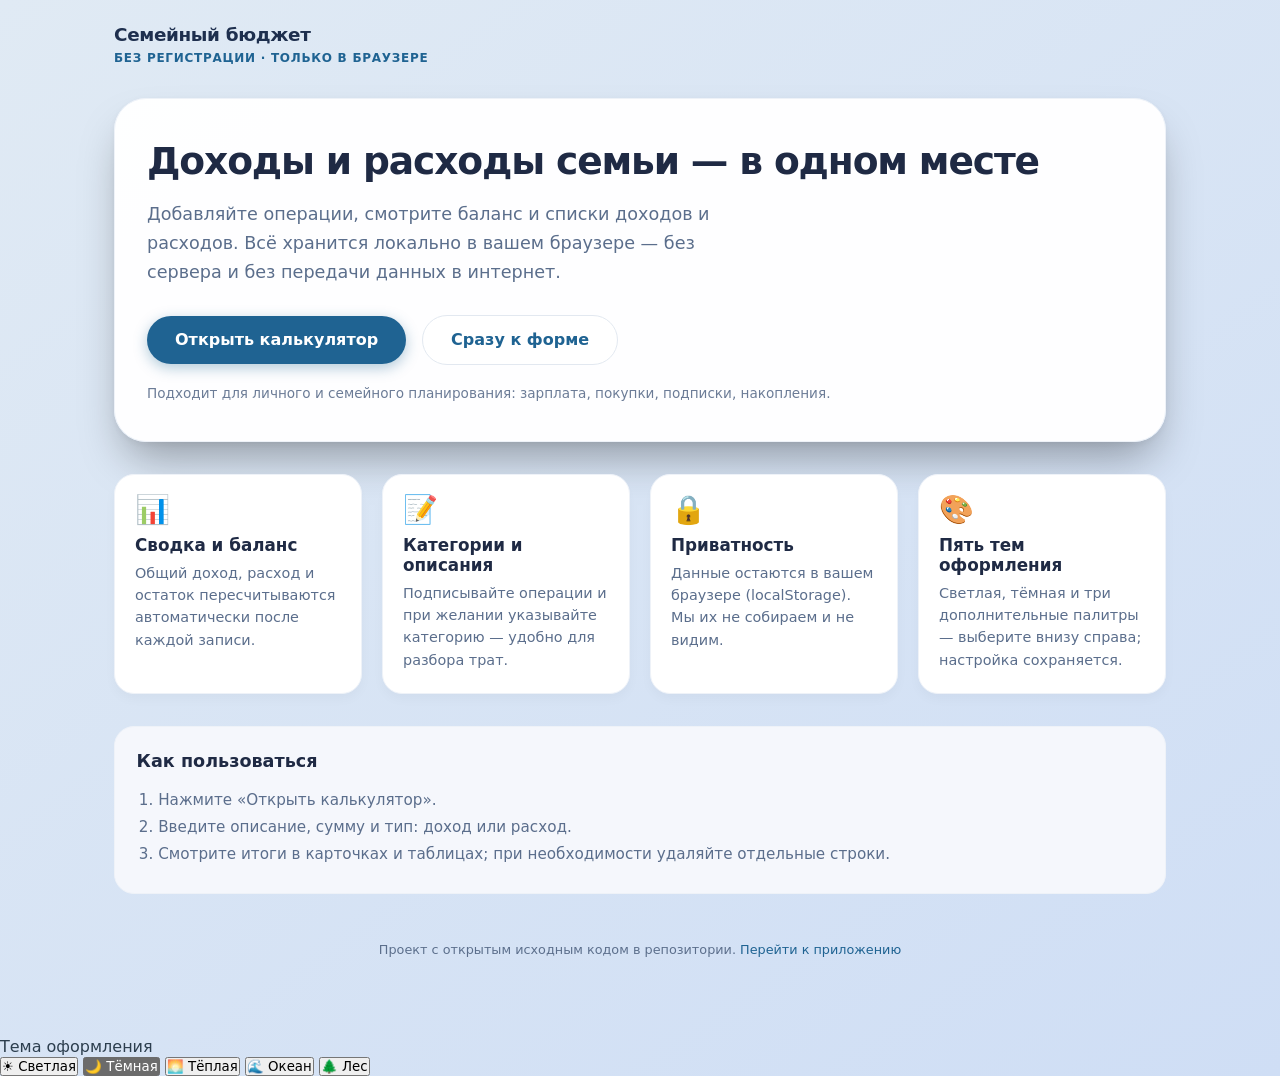
<file: index.html>
<!DOCTYPE html>
<html lang="ru">
<head>
    <!-- Тема до первой отрисовки: светлая (по умолчанию), тёмная или одна из трёх дополнительных -->
    <script>
        (function () {
            try {
                var t = localStorage.getItem('family_budget_theme');
                if (t === 'dark') {
                    document.documentElement.setAttribute('data-theme', 'dark');
                } else if (t === 'warm' || t === 'ocean' || t === 'forest') {
                    document.documentElement.setAttribute('data-theme', t);
                } else {
                    document.documentElement.removeAttribute('data-theme');
                }
            } catch (e) {}
        })();
    </script>
    <meta charset="UTF-8">
    <meta name="viewport" content="width=device-width, initial-scale=1.0">
    <meta name="description" content="Семейный бюджет — бесплатный учёт доходов и расходов в браузере. Данные только у вас на устройстве.">
    <title>Семейный бюджет — главная</title>
    <link rel="stylesheet" href="css/theme.css">
    <link rel="stylesheet" href="css/landing.css">
</head>
<body>

<main class="landing">
    <!-- Верхняя полоса: название проекта -->
    <header class="landing__nav" aria-label="Шапка сайта">
        <div>
            <div class="landing__logo">Семейный бюджет</div>
            <span class="landing__badge">без регистрации · только в браузере</span>
        </div>
    </header>

    <!-- Главный блок приветствия и призыв к действию -->
    <section class="landing__hero" aria-labelledby="hero-title">
        <h1 id="hero-title">Доходы и расходы семьи — в одном месте</h1>
        <p class="landing__lead">
            Добавляйте операции, смотрите баланс и списки доходов и расходов.
            Всё хранится локально в вашем браузере — без сервера и без передачи данных в интернет.
        </p>
        <div class="landing__cta-row">
            <!-- Переход к рабочему калькулятору -->
            <a class="landing__cta landing__cta--primary" href="budget.html">Открыть калькулятор</a>
            <a class="landing__cta landing__cta--ghost" href="budget.html#transactionForm">Сразу к форме</a>
        </div>
        <p class="landing__note landing__note--spaced">
            Подходит для личного и семейного планирования: зарплата, покупки, подписки, накопления.
        </p>
    </section>

    <!-- Кратко о возможностях -->
    <section class="landing__features" aria-label="Возможности">
        <article class="landing__feature">
            <div class="landing__feature-icon" aria-hidden="true">📊</div>
            <h2>Сводка и баланс</h2>
            <p>Общий доход, расход и остаток пересчитываются автоматически после каждой записи.</p>
        </article>
        <article class="landing__feature">
            <div class="landing__feature-icon" aria-hidden="true">📝</div>
            <h2>Категории и описания</h2>
            <p>Подписывайте операции и при желании указывайте категорию — удобно для разбора трат.</p>
        </article>
        <article class="landing__feature">
            <div class="landing__feature-icon" aria-hidden="true">🔒</div>
            <h2>Приватность</h2>
            <p>Данные остаются в вашем браузере (localStorage). Мы их не собираем и не видим.</p>
        </article>
        <article class="landing__feature">
            <div class="landing__feature-icon" aria-hidden="true">🎨</div>
            <h2>Пять тем оформления</h2>
            <p>Светлая, тёмная и три дополнительные палитры — выберите внизу справа; настройка сохраняется.</p>
        </article>
    </section>

    <!-- Как начать -->
    <section class="landing__steps" aria-labelledby="steps-title">
        <h2 id="steps-title">Как пользоваться</h2>
        <ol>
            <li>Нажмите «Открыть калькулятор».</li>
            <li>Введите описание, сумму и тип: доход или расход.</li>
            <li>Смотрите итоги в карточках и таблицах; при необходимости удаляйте отдельные строки.</li>
        </ol>
    </section>

    <footer class="landing__footer">
        <p>Проект с открытым исходным кодом в репозитории. <a href="budget.html">Перейти к приложению</a></p>
    </footer>
</main>

<!-- Панель выбора из пяти тем: фиксирована в правом нижнем углу -->
<nav class="theme-picker" id="themePicker" aria-label="Выбор темы оформления страницы">
    <div class="theme-picker__title">Тема оформления</div>
    <div class="theme-picker__grid" role="group">
        <!-- data-theme: light — сброс атрибута на &lt;html&gt; -->
        <button type="button" class="theme-picker__btn" data-theme="light" aria-pressed="false">
            <span class="theme-picker__emoji" aria-hidden="true">☀️</span> Светлая
        </button>
        <button type="button" class="theme-picker__btn" data-theme="dark" aria-pressed="false">
            <span class="theme-picker__emoji" aria-hidden="true">🌙</span> Тёмная
        </button>
        <!-- Три дополнительные темы (палитры в css/theme.css) -->
        <button type="button" class="theme-picker__btn" data-theme="warm" aria-pressed="false">
            <span class="theme-picker__emoji" aria-hidden="true">🌅</span> Тёплая
        </button>
        <button type="button" class="theme-picker__btn" data-theme="ocean" aria-pressed="false">
            <span class="theme-picker__emoji" aria-hidden="true">🌊</span> Океан
        </button>
        <button type="button" class="theme-picker__btn theme-picker__btn--full" data-theme="forest" aria-pressed="false">
            <span class="theme-picker__emoji" aria-hidden="true">🌲</span> Лес
        </button>
    </div>
</nav>

<script>
(function () {
    var KEY = 'family_budget_theme';
    var THEMES = ['light', 'dark', 'warm', 'ocean', 'forest'];

    function getActiveTheme() {
        var a = document.documentElement.getAttribute('data-theme');
        if (!a) return 'light';
        return THEMES.indexOf(a) >= 0 ? a : 'light';
    }

    function applyTheme(name) {
        if (name === 'light') {
            document.documentElement.removeAttribute('data-theme');
        } else {
            document.documentElement.setAttribute('data-theme', name);
        }
        try {
            localStorage.setItem(KEY, name === 'light' ? 'light' : name);
        } catch (e) {}
        syncPicker();
    }

    function syncPicker() {
        var current = getActiveTheme();
        var buttons = document.querySelectorAll('.theme-picker__btn[data-theme]');
        for (var i = 0; i < buttons.length; i++) {
            var b = buttons[i];
            var id = b.getAttribute('data-theme');
            b.setAttribute('aria-pressed', id === current ? 'true' : 'false');
        }
    }

    var picker = document.getElementById('themePicker');
    if (picker) {
        picker.addEventListener('click', function (e) {
            var btn = e.target.closest('.theme-picker__btn[data-theme]');
            if (!btn) return;
            var name = btn.getAttribute('data-theme');
            if (name) applyTheme(name);
        });
    }
    syncPicker();
})();
</script>
</body>
</html>
</file>
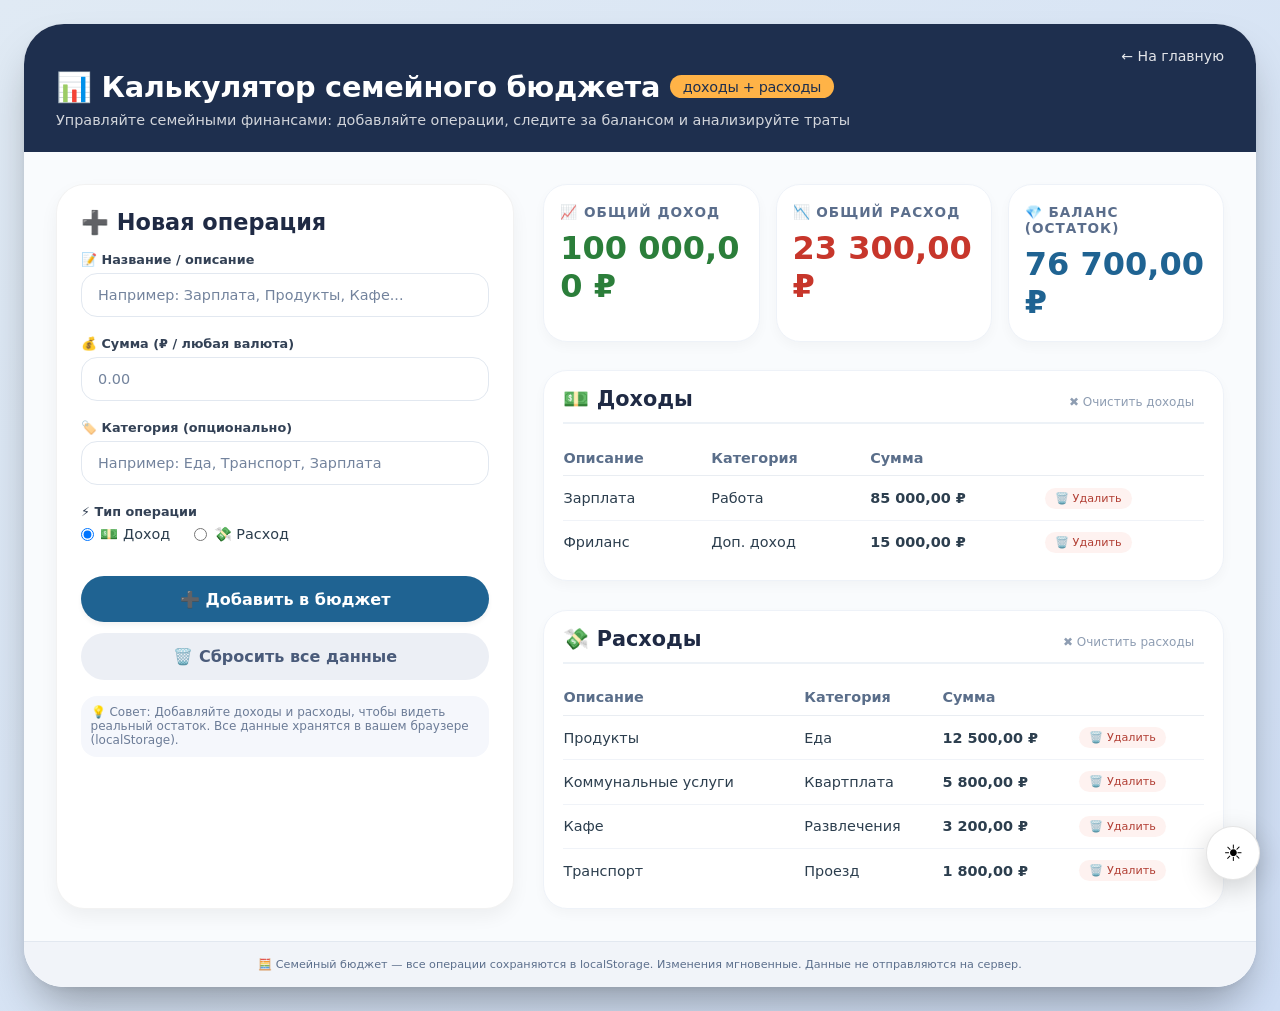
<file: budget.html>
<!DOCTYPE html>
<html lang="ru">
<head>
    <!-- Ранняя установка темы из localStorage, чтобы не мигал светлый фон при тёмной теме -->
    <script>
        (function () {
            try {
                if (localStorage.getItem('family_budget_theme') === 'dark') {
                    document.documentElement.setAttribute('data-theme', 'dark');
                }
            } catch (e) { /* без localStorage — остаётся светлая тема */ }
        })();
    </script>
    <meta charset="UTF-8">
    <meta name="viewport" content="width=device-width, initial-scale=1.0, user-scalable=yes">
    <title>Семейный бюджет — Умный калькулятор доходов и расходов</title>
    <!-- Общие переменные темы и кнопка переключения: см. css/theme.css -->
    <link rel="stylesheet" href="css/theme.css">
    <style>
        /* Локальные стили калькулятора (макет, таблицы, форма). Токены темы и @keyframes — в css/theme.css */
        body {
            background: linear-gradient(145deg, var(--bg-page-1) 0%, var(--bg-page-2) 100%);
            min-height: 100vh;
            display: flex;
            justify-content: center;
            align-items: center;
            padding: 1.5rem;
            transition: background 0.35s ease;
        }

        /* главная карточка калькулятора */
        .budget-card {
            max-width: 1300px;
            width: 100%;
            background: var(--bg-card);
            backdrop-filter: blur(0px);
            border-radius: 2.5rem;
            box-shadow: var(--shadow-card);
            overflow: hidden;
            transition: background 0.25s ease, box-shadow 0.25s ease;
            animation: fadeInUp 0.55s ease-out 0.05s both;
        }

        /* шапка */
        .budget-header {
            background: var(--header-bg);
            padding: 1.5rem 2rem;
            color: white;
            transition: background 0.25s ease;
        }

        .budget-header__bar {
            display: flex;
            justify-content: flex-end;
            margin-bottom: 0.35rem;
        }

        .nav-home {
            color: rgba(255, 255, 255, 0.88);
            text-decoration: none;
            font-size: 0.88rem;
            font-weight: 500;
            transition: opacity 0.2s ease, color 0.2s ease;
        }

        .nav-home:hover {
            color: #fff;
            text-decoration: underline;
        }

        .nav-home:focus-visible {
            outline: 2px solid var(--header-badge-bg);
            outline-offset: 3px;
            border-radius: 4px;
        }

        .budget-header h1 {
            font-size: 1.8rem;
            font-weight: 600;
            letter-spacing: -0.3px;
            display: flex;
            align-items: center;
            gap: 10px;
            flex-wrap: wrap;
        }

        .budget-header h1 span {
            background: var(--header-badge-bg);
            font-size: 0.9rem;
            padding: 0.2rem 0.8rem;
            border-radius: 60px;
            font-weight: 500;
            color: var(--header-badge-text);
        }

        .budget-header p {
            opacity: 0.8;
            margin-top: 0.5rem;
            font-size: 0.9rem;
        }

        /* две основные колонки: форма + сводка */
        .dashboard {
            display: flex;
            flex-wrap: wrap;
            gap: 1.8rem;
            padding: 2rem;
            background: var(--dashboard-bg);
            transition: background 0.25s ease;
        }

        /* левая панель: формы добавления */
        .form-panel {
            flex: 1.2;
            min-width: 280px;
            background: var(--panel-bg);
            border-radius: 1.8rem;
            padding: 1.5rem;
            box-shadow: var(--panel-shadow);
            border: 1px solid var(--panel-border);
            transition: background 0.25s ease, border-color 0.25s ease;
            animation: fadeIn 0.5s ease 0.15s both;
        }

        /* заголовок блока формы (цвет зависит от темы) */
        .form-panel__title {
            font-size: 1.4rem;
            margin-bottom: 1rem;
            color: var(--form-panel-h2);
        }

        /* правая панель: итоги и таблицы */
        .stats-panel {
            flex: 2;
            min-width: 320px;
            display: flex;
            flex-direction: column;
            gap: 1.8rem;
            animation: fadeIn 0.5s ease 0.22s both;
        }

        /* карточки баланса */
        .balance-cards {
            display: flex;
            flex-wrap: wrap;
            gap: 1rem;
            justify-content: space-between;
        }

        .card {
            background: var(--card-bg);
            flex: 1;
            border-radius: 1.5rem;
            padding: 1.2rem 1rem;
            box-shadow: var(--card-shadow);
            border: 1px solid var(--card-border);
            transition: transform 0.2s ease, box-shadow 0.2s ease, background 0.25s ease, border-color 0.25s ease;
        }

        .card:hover {
            transform: translateY(-3px);
            box-shadow: 0 12px 28px rgba(0, 0, 0, 0.12);
        }

        [data-theme="dark"] .card:hover {
            box-shadow: 0 12px 32px rgba(0, 0, 0, 0.4);
        }

        /* Карточки баланса: поочерёдное появление */
        .balance-cards .card:nth-child(1) {
            animation: fadeInUp 0.45s ease-out 0.25s both;
        }

        .balance-cards .card:nth-child(2) {
            animation: fadeInUp 0.45s ease-out 0.33s both;
        }

        .balance-cards .card:nth-child(3) {
            animation: fadeInUp 0.45s ease-out 0.41s both;
        }

        .card h3 {
            font-size: 0.85rem;
            text-transform: uppercase;
            letter-spacing: 1px;
            font-weight: 600;
            color: var(--text-muted-h3);
            margin-bottom: 0.6rem;
        }

        .card .amount {
            font-size: 2rem;
            font-weight: 800;
            color: var(--text-amount);
            word-break: break-word;
        }

        .card.income .amount { color: var(--income-amount); }
        .card.expense .amount { color: var(--expense-amount); }
        .card.balance .amount { color: var(--balance-positive); }

        /* секции таблиц */
        .section-table {
            background: var(--card-bg);
            border-radius: 1.5rem;
            padding: 1rem 1.2rem;
            border: 1px solid var(--card-border);
            box-shadow: var(--card-shadow);
            transition: background 0.25s ease, border-color 0.25s ease, box-shadow 0.25s ease;
        }

        .section-table:hover {
            border-color: color-mix(in srgb, var(--btn-primary) 35%, var(--card-border));
            box-shadow: 0 10px 28px rgba(0, 0, 0, 0.1);
        }

        [data-theme="dark"] .section-table:hover {
            box-shadow: 0 10px 32px rgba(0, 0, 0, 0.35);
        }

        .section-title {
            display: flex;
            justify-content: space-between;
            align-items: baseline;
            flex-wrap: wrap;
            margin-bottom: 1rem;
            border-bottom: 2px solid var(--section-border);
            padding-bottom: 0.6rem;
        }

        .section-title h2 {
            font-size: 1.3rem;
            font-weight: 600;
            color: var(--text-section);
        }

        .clear-btn {
            background: none;
            border: none;
            color: var(--clear-muted);
            font-size: 0.75rem;
            cursor: pointer;
            font-weight: 500;
            padding: 0.2rem 0.6rem;
            border-radius: 20px;
            transition: background 0.2s ease, color 0.2s ease, transform 0.15s ease;
        }

        .clear-btn:hover {
            background: var(--clear-hover-bg);
            color: var(--expense-amount);
        }

        .clear-btn:active {
            transform: scale(0.96);
        }

        /* таблицы */
        .transactions-table {
            width: 100%;
            border-collapse: collapse;
            font-size: 0.9rem;
        }

        .transactions-table th {
            text-align: left;
            padding: 0.6rem 0.2rem 0.6rem 0;
            font-weight: 600;
            color: var(--table-th);
            border-bottom: 1px solid var(--table-border-b);
        }

        .transactions-table td {
            padding: 0.7rem 0.2rem 0.7rem 0;
            border-bottom: 1px solid var(--table-row-b);
            color: var(--text-cell);
            vertical-align: middle;
        }

        .transactions-table tr:last-child td {
            border-bottom: none;
        }

        .transactions-table tbody tr:not(.empty-msg) {
            transition: background-color 0.2s ease;
        }

        .transactions-table tbody tr:not(.empty-msg):hover {
            background-color: var(--table-row-hover-bg);
        }

        .amount-positive {
            font-weight: 700;
            color: var(--income-amount);
        }

        .amount-negative {
            font-weight: 700;
            color: var(--expense-amount);
        }

        .delete-btn {
            background: var(--delete-bg);
            border: none;
            border-radius: 30px;
            padding: 4px 10px;
            font-size: 0.7rem;
            font-weight: 500;
            cursor: pointer;
            color: var(--delete-color);
            transition: 0.1s;
        }

        .delete-btn:hover {
            background: var(--delete-hover-bg);
            color: var(--delete-color);
        }

        .empty-msg {
            text-align: center;
            padding: 1rem;
            color: var(--empty-msg);
            font-style: italic;
            font-size: 0.85rem;
        }

        /* форма добавления */
        .form-group {
            margin-bottom: 1.2rem;
        }

        label {
            display: block;
            font-weight: 600;
            font-size: 0.8rem;
            color: var(--label-color);
            margin-bottom: 0.4rem;
        }

        input, select {
            width: 100%;
            padding: 0.8rem 1rem;
            border: 1.5px solid var(--input-border);
            border-radius: 1rem;
            font-size: 0.9rem;
            background: var(--input-bg);
            color: var(--text-cell);
            transition: 0.2s;
        }

        input:focus, select:focus {
            outline: none;
            border-color: var(--btn-primary);
            box-shadow: 0 0 0 3px var(--focus-ring);
        }

        input::placeholder {
            color: var(--text-muted-h3);
            opacity: 0.85;
        }

        .radio-group {
            display: flex;
            gap: 1.5rem;
            align-items: center;
            margin-top: 0.3rem;
        }

        .radio-group label {
            display: flex;
            align-items: center;
            gap: 0.4rem;
            font-weight: 500;
            font-size: 0.9rem;
            cursor: pointer;
            color: var(--text-cell);
        }

        .radio-group input {
            width: auto;
            margin: 0;
        }

        .btn-primary {
            background: var(--btn-primary);
            width: 100%;
            border: none;
            padding: 0.85rem;
            border-radius: 2rem;
            font-weight: 700;
            font-size: 1rem;
            color: white;
            cursor: pointer;
            transition: background 0.2s ease, transform 0.15s ease, box-shadow 0.2s ease;
            margin-top: 0.5rem;
            box-shadow: 0 3px 5px rgba(0, 0, 0, 0.05);
        }

        .btn-primary:hover {
            background: var(--btn-primary-hover);
            transform: translateY(-1px);
        }

        .btn-primary:active {
            transform: translateY(0) scale(0.98);
        }

        .reset-all {
            background: var(--reset-bg);
            color: var(--reset-color);
            margin-top: 0.7rem;
            box-shadow: none;
        }

        .reset-all:hover {
            background: var(--reset-hover-bg);
            color: var(--text-section);
        }

        .reset-all:active {
            transform: scale(0.98);
        }

        /* блок подсказки под формой */
        .tip-box {
            margin-top: 1rem;
            font-size: 0.75rem;
            color: var(--tip-text);
            background: var(--tip-bg);
            padding: 0.6rem;
            border-radius: 1rem;
            transition: background 0.25s ease, color 0.25s ease;
        }

        footer {
            font-size: 0.7rem;
            text-align: center;
            padding: 1rem 2rem;
            background: var(--footer-bg);
            color: var(--footer-text);
            border-top: 1px solid var(--footer-border);
            transition: background 0.25s ease, color 0.25s ease, border-color 0.25s ease;
            animation: fadeIn 0.45s ease 0.35s both;
        }

        @media (max-width: 780px) {
            .dashboard {
                padding: 1rem;
                gap: 1rem;
            }
            .card .amount {
                font-size: 1.5rem;
            }
        }
    </style>
</head>
<body>

<div class="budget-card">
    <div class="budget-header">
        <!-- Навигация: возврат на приветственный лендинг -->
        <div class="budget-header__bar">
            <a href="index.html" class="nav-home">← На главную</a>
        </div>
        <h1>
            📊 Калькулятор семейного бюджета 
            <span>доходы + расходы</span>
        </h1>
        <p>Управляйте семейными финансами: добавляйте операции, следите за балансом и анализируйте траты</p>
    </div>

    <div class="dashboard">
        <!-- ЛЕВАЯ ПАНЕЛЬ: форма добавления транзакции -->
        <div class="form-panel">
            <!-- Заголовок формы: стили в .form-panel__title (учёт тёмной темы) -->
            <h2 class="form-panel__title">➕ Новая операция</h2>
            <form id="transactionForm">
                <div class="form-group">
                    <label>📝 Название / описание</label>
                    <input type="text" id="desc" placeholder="Например: Зарплата, Продукты, Кафе..." required>
                </div>
                <div class="form-group">
                    <label>💰 Сумма (₽ / любая валюта)</label>
                    <input type="number" id="amount" placeholder="0.00" step="any" required>
                </div>
                <div class="form-group">
                    <label>🏷️ Категория (опционально)</label>
                    <input type="text" id="category" placeholder="Например: Еда, Транспорт, Зарплата">
                </div>
                <div class="form-group">
                    <label>⚡ Тип операции</label>
                    <div class="radio-group">
                        <label>
                            <input type="radio" name="type" value="income" checked> 💵 Доход
                        </label>
                        <label>
                            <input type="radio" name="type" value="expense"> 💸 Расход
                        </label>
                    </div>
                </div>
                <button type="submit" class="btn-primary">➕ Добавить в бюджет</button>
                <button type="button" id="resetAllBtn" class="btn-primary reset-all">🗑️ Сбросить все данные</button>
            </form>
            <!-- Подсказка: класс .tip-box подхватывает цвета активной темы -->
            <div class="tip-box">
                💡 Совет: Добавляйте доходы и расходы, чтобы видеть реальный остаток. Все данные хранятся в вашем браузере (localStorage).
            </div>
        </div>

        <!-- ПРАВАЯ ПАНЕЛЬ: сводки и таблицы -->
        <div class="stats-panel">
            <!-- карточки баланса -->
            <div class="balance-cards">
                <div class="card income">
                    <h3>📈 Общий доход</h3>
                    <div class="amount" id="totalIncome">0 ₽</div>
                </div>
                <div class="card expense">
                    <h3>📉 Общий расход</h3>
                    <div class="amount" id="totalExpense">0 ₽</div>
                </div>
                <div class="card balance">
                    <h3>💎 Баланс (остаток)</h3>
                    <div class="amount" id="totalBalance">0 ₽</div>
                </div>
            </div>

            <!-- Таблица доходов -->
            <div class="section-table">
                <div class="section-title">
                    <h2>💵 Доходы</h2>
                    <button class="clear-btn" id="clearIncomesBtn" title="Удалить все доходы">✖ Очистить доходы</button>
                </div>
                <div style="overflow-x: auto;">
                    <table class="transactions-table" id="incomeTable">
                        <thead>
                            <tr><th>Описание</th><th>Категория</th><th>Сумма</th><th></th></tr>
                        </thead>
                        <tbody id="incomeTableBody">
                            <tr class="empty-msg"><td colspan="4">Нет доходов. Добавьте первый доход ➕</td></tr>
                        </tbody>
                    </table>
                </div>
            </div>

            <!-- Таблица расходов -->
            <div class="section-table">
                <div class="section-title">
                    <h2>💸 Расходы</h2>
                    <button class="clear-btn" id="clearExpensesBtn" title="Удалить все расходы">✖ Очистить расходы</button>
                </div>
                <div style="overflow-x: auto;">
                    <table class="transactions-table" id="expenseTable">
                        <thead><tr><th>Описание</th><th>Категория</th><th>Сумма</th><th></th></tr></thead>
                        <tbody id="expenseTableBody">
                            <tr class="empty-msg"><td colspan="4">Нет расходов. Добавьте расход ➕</td></tr>
                        </tbody>
                    </table>
                </div>
            </div>
        </div>
    </div>
    <footer>
        🧮 Семейный бюджет — все операции сохраняются в localStorage. Изменения мгновенные. Данные не отправляются на сервер.
    </footer>
</div>

<!-- Кнопка переключения светлой / тёмной темы: фиксирована в правом нижнем углу окна -->
<button type="button" class="theme-toggle" id="themeToggle" aria-label="Переключить тему: светлая или тёмная" title="Светлая / тёмная тема">
    <span class="theme-toggle__icon theme-toggle__icon--sun" aria-hidden="true">☀️</span>
    <span class="theme-toggle__icon theme-toggle__icon--moon" aria-hidden="true">🌙</span>
</button>

<script>
    // ********** ДОКУМЕНТАЦИЯ **********
    // Полноценный калькулятор семейного бюджета:
    // - Хранение данных: localStorage (ключ "family_budget_app")
    // - Структура: массив объектов транзакций { id, description, amount, category, type }
    // - Поддержка удаления отдельных записей, очистки по типу (доходы/расходы) и полного сброса
    // - Автоматический пересчет итогов: общий доход, общий расход, баланс
    // - Динамическое обновление таблиц (доходы и расходы раздельно)
    // - Валидация полей формы: описание не пустое, сумма > 0 (числовое значение)
    // - Категория необязательна, по умолчанию "—"
    // - Все изменения немедленно рендерят UI
    // *********************************

    (function() {
        // --- КЛЮЧ ДЛЯ ХРАНИЛИЩА ---
        const STORAGE_KEY = "family_budget_app";
        // ключ для сохранения выбранной темы (светлая / тёмная)
        const THEME_STORAGE_KEY = "family_budget_theme";

        // --- ГЛОБАЛЬНЫЙ МАССИВ ТРАНЗАКЦИЙ ---
        let transactions = [];

        // --- DOM ЭЛЕМЕНТЫ ---
        const form = document.getElementById('transactionForm');
        const descInput = document.getElementById('desc');
        const amountInput = document.getElementById('amount');
        const categoryInput = document.getElementById('category');
        const radioIncome = document.querySelector('input[value="income"]');
        const radioExpense = document.querySelector('input[value="expense"]');

        // Элементы статистики
        const totalIncomeEl = document.getElementById('totalIncome');
        const totalExpenseEl = document.getElementById('totalExpense');
        const totalBalanceEl = document.getElementById('totalBalance');

        // Таблицы body
        const incomeTbody = document.getElementById('incomeTableBody');
        const expenseTbody = document.getElementById('expenseTableBody');

        // Кнопки массовой очистки
        const clearIncomesBtn = document.getElementById('clearIncomesBtn');
        const clearExpensesBtn = document.getElementById('clearExpensesBtn');
        const resetAllBtn = document.getElementById('resetAllBtn');
        const themeToggleBtn = document.getElementById('themeToggle');

        // --- ТЕМА ОФОРМЛЕНИЯ (светлая / тёмная) ---
        function getCurrentTheme() {
            return document.documentElement.getAttribute('data-theme') === 'dark' ? 'dark' : 'light';
        }

        function applyTheme(theme) {
            if (theme === 'dark') {
                document.documentElement.setAttribute('data-theme', 'dark');
            } else {
                document.documentElement.removeAttribute('data-theme');
            }
            try {
                localStorage.setItem(THEME_STORAGE_KEY, theme === 'dark' ? 'dark' : 'light');
            } catch (e) { /* игнорируем недоступность хранилища */ }
        }

        function toggleTheme() {
            applyTheme(getCurrentTheme() === 'dark' ? 'light' : 'dark');
        }

        // --- ВСПОМОГАТЕЛЬНЫЕ ФУНКЦИИ ---

        // Загрузка данных из localStorage
        function loadData() {
            const stored = localStorage.getItem(STORAGE_KEY);
            if (stored) {
                try {
                    const parsed = JSON.parse(stored);
                    if (Array.isArray(parsed)) {
                        transactions = parsed;
                    } else {
                        transactions = [];
                    }
                } catch(e) {
                    console.warn("Ошибка парсинга localStorage", e);
                    transactions = [];
                }
            } else {
                // Начальные демо-данные для наглядности (чтобы не было пусто)
                transactions = [
                    { id: generateId(), description: "Зарплата", amount: 85000, category: "Работа", type: "income" },
                    { id: generateId(), description: "Фриланс", amount: 15000, category: "Доп. доход", type: "income" },
                    { id: generateId(), description: "Продукты", amount: 12500, category: "Еда", type: "expense" },
                    { id: generateId(), description: "Коммунальные услуги", amount: 5800, category: "Квартплата", type: "expense" },
                    { id: generateId(), description: "Кафе", amount: 3200, category: "Развлечения", type: "expense" },
                    { id: generateId(), description: "Транспорт", amount: 1800, category: "Проезд", type: "expense" }
                ];
                saveData();
            }
        }

        // Сохранение в localStorage
        function saveData() {
            localStorage.setItem(STORAGE_KEY, JSON.stringify(transactions));
        }

        // Генерация простого уникального ID
        function generateId() {
            return Date.now() + '-' + Math.random().toString(36).substr(2, 8);
        }

        // Добавление транзакции
        function addTransaction(description, amount, category, type) {
            if (!description || description.trim() === "") {
                alert("Пожалуйста, введите описание операции");
                return false;
            }
            const numericAmount = parseFloat(amount);
            if (isNaN(numericAmount) || numericAmount <= 0) {
                alert("Сумма должна быть положительным числом больше нуля");
                return false;
            }
            const finalCategory = (category && category.trim() !== "") ? category.trim() : "—";
            const newTransaction = {
                id: generateId(),
                description: description.trim(),
                amount: numericAmount,
                category: finalCategory,
                type: type, // 'income' или 'expense'
            };
            transactions.push(newTransaction);
            saveData();
            return true;
        }

        // Удаление транзакции по id
        function deleteTransactionById(id) {
            transactions = transactions.filter(t => t.id !== id);
            saveData();
        }

        // Удаление всех доходов (type = 'income')
        function clearAllIncomes() {
            if (confirm("Удалить ВСЕ доходы? Отменить будет нельзя.")) {
                transactions = transactions.filter(t => t.type !== 'income');
                saveData();
                renderAll();
            }
        }

        // Удаление всех расходов (type = 'expense')
        function clearAllExpenses() {
            if (confirm("Удалить ВСЕ расходы? Операцию нельзя отменить.")) {
                transactions = transactions.filter(t => t.type !== 'expense');
                saveData();
                renderAll();
            }
        }

        // Полный сброс всех данных
        function resetAllData() {
            if (confirm("❗ Полный сброс семейного бюджета. Все доходы и расходы будут удалены без возможности восстановления. Продолжить?")) {
                transactions = [];
                saveData();
                renderAll();
            }
        }

        // --- ФУНКЦИИ РАСЧЕТА СТАТИСТИКИ ---
        function calculateTotals() {
            let totalIncome = 0;
            let totalExpense = 0;
            transactions.forEach(t => {
                if (t.type === 'income') {
                    totalIncome += t.amount;
                } else if (t.type === 'expense') {
                    totalExpense += t.amount;
                }
            });
            const balance = totalIncome - totalExpense;
            return { totalIncome, totalExpense, balance };
        }

        function updateSummaryCards() {
            const { totalIncome, totalExpense, balance } = calculateTotals();
            totalIncomeEl.innerText = formatMoney(totalIncome);
            totalExpenseEl.innerText = formatMoney(totalExpense);
            totalBalanceEl.innerText = formatMoney(balance);
            // окраска баланса: CSS-переменные совпадают со светлой/тёмной темой
            if (balance < 0) {
                totalBalanceEl.style.color = "var(--balance-negative)";
            } else {
                totalBalanceEl.style.color = "var(--balance-positive)";
            }
        }

        function formatMoney(value) {
            // форматирование с двумя знаками после запятой
            return value.toLocaleString('ru-RU', { minimumFractionDigits: 2, maximumFractionDigits: 2 }) + " ₽";
        }

        // --- ОТРИСОВКА ТАБЛИЦ (доходов и расходов) ---
        function renderIncomeTable() {
            const incomes = transactions.filter(t => t.type === 'income');
            if (incomes.length === 0) {
                incomeTbody.innerHTML = '<tr class="empty-msg"><td colspan="4">📭 Нет доходов. Добавьте первый доход ➕</td></tr>';
                return;
            }
            incomeTbody.innerHTML = '';
            incomes.forEach(inc => {
                const row = document.createElement('tr');
                // Описание
                const tdDesc = document.createElement('td');
                tdDesc.textContent = inc.description;
                tdDesc.style.fontWeight = '500';
                // Категория
                const tdCat = document.createElement('td');
                tdCat.textContent = inc.category;
                // Сумма (доход)
                const tdAmount = document.createElement('td');
                tdAmount.textContent = formatMoney(inc.amount);
                tdAmount.className = 'amount-positive';
                // Кнопка удалить
                const tdAction = document.createElement('td');
                const delBtn = document.createElement('button');
                delBtn.textContent = '🗑️ Удалить';
                delBtn.className = 'delete-btn';
                delBtn.addEventListener('click', (e) => {
                    e.stopPropagation();
                    if (confirm(`Удалить доход "${inc.description}" на сумму ${formatMoney(inc.amount)}?`)) {
                        deleteTransactionById(inc.id);
                        renderAll();
                    }
                });
                tdAction.appendChild(delBtn);
                row.appendChild(tdDesc);
                row.appendChild(tdCat);
                row.appendChild(tdAmount);
                row.appendChild(tdAction);
                incomeTbody.appendChild(row);
            });
        }

        function renderExpenseTable() {
            const expenses = transactions.filter(t => t.type === 'expense');
            if (expenses.length === 0) {
                expenseTbody.innerHTML = '<tr class="empty-msg"><td colspan="4">📭 Нет расходов. Добавьте расход ➕</td></tr>';
                return;
            }
            expenseTbody.innerHTML = '';
            expenses.forEach(exp => {
                const row = document.createElement('tr');
                const tdDesc = document.createElement('td');
                tdDesc.textContent = exp.description;
                const tdCat = document.createElement('td');
                tdCat.textContent = exp.category;
                const tdAmount = document.createElement('td');
                tdAmount.textContent = formatMoney(exp.amount);
                tdAmount.className = 'amount-negative';
                const tdAction = document.createElement('td');
                const delBtn = document.createElement('button');
                delBtn.textContent = '🗑️ Удалить';
                delBtn.className = 'delete-btn';
                delBtn.addEventListener('click', (e) => {
                    e.stopPropagation();
                    if (confirm(`Удалить расход "${exp.description}" на сумму ${formatMoney(exp.amount)}?`)) {
                        deleteTransactionById(exp.id);
                        renderAll();
                    }
                });
                tdAction.appendChild(delBtn);
                row.appendChild(tdDesc);
                row.appendChild(tdCat);
                row.appendChild(tdAmount);
                row.appendChild(tdAction);
                expenseTbody.appendChild(row);
            });
        }

        // Полная отрисовка: карточки, таблицы
        function renderAll() {
            updateSummaryCards();
            renderIncomeTable();
            renderExpenseTable();
        }

        // --- ОБРАБОТЧИК ФОРМЫ ---
        function handleFormSubmit(event) {
            event.preventDefault();
            const description = descInput.value;
            const amount = amountInput.value;
            let category = categoryInput.value;
            // определение типа (доход/расход)
            let type = 'income';
            if (radioExpense.checked) {
                type = 'expense';
            }
            const success = addTransaction(description, amount, category, type);
            if (success) {
                // очищаем поля, но оставляем тип (удобно)
                descInput.value = '';
                amountInput.value = '';
                categoryInput.value = '';
                // фокус на описание
                descInput.focus();
                renderAll();
            }
        }

        // --- ИНИЦИАЛИЗАЦИЯ И ПОДПИСКИ ---
        function init() {
            loadData();
            renderAll();
            form.addEventListener('submit', handleFormSubmit);
            clearIncomesBtn.addEventListener('click', clearAllIncomes);
            clearExpensesBtn.addEventListener('click', clearAllExpenses);
            resetAllBtn.addEventListener('click', resetAllData);
            if (themeToggleBtn) {
                themeToggleBtn.addEventListener('click', toggleTheme);
            }
        }

        // запускаем приложение
        init();
    })();
</script>
</body>
</html>
</file>
<file: css/theme.css>
/**
 * Общие токены темы и переключатель светлая/тёмная.
 * Подключается на главной (index) и в калькуляторе (budget).
 */

* {
    margin: 0;
    padding: 0;
    box-sizing: border-box;
    font-family: system-ui, 'Segoe UI', 'Inter', 'Roboto', -apple-system, BlinkMacSystemFont, sans-serif;
}

:root {
    color-scheme: light;
    --bg-page-1: #e0eaf4;
    --bg-page-2: #cfdef5;
    --bg-card: rgba(255, 255, 255, 0.96);
    --shadow-card: 0 25px 45px -12px rgba(0, 0, 0, 0.35), 0 2px 8px rgba(0, 0, 0, 0.05);
    --header-bg: #1e2f4e;
    --header-badge-bg: #ffb347;
    --header-badge-text: #1e2f4e;
    --dashboard-bg: #f9fbfd;
    --panel-bg: #ffffff;
    --panel-shadow: 0 8px 18px rgba(0, 0, 0, 0.05);
    --panel-border: rgba(0, 0, 0, 0.05);
    --card-bg: #ffffff;
    --card-border: #eef2f8;
    --card-shadow: 0 5px 12px rgba(0, 0, 0, 0.03);
    --text-muted-h3: #5b6e8c;
    --text-amount: #1e2f4e;
    --text-section: #1f2a44;
    --section-border: #edf2f7;
    --table-th: #5a6e8a;
    --table-border-b: #e9edf2;
    --table-row-b: #f0f3f8;
    --text-cell: #2c3e4e;
    --label-color: #334155;
    --input-border: #e2e8f0;
    --input-bg: #ffffff;
    --focus-ring: rgba(31, 99, 146, 0.2);
    --btn-primary: #1f6392;
    --btn-primary-hover: #0e4b72;
    --reset-bg: #eceff5;
    --reset-color: #4a5b7a;
    --reset-hover-bg: #e2e6ef;
    --footer-bg: #f1f4f9;
    --footer-border: #e2e8f0;
    --footer-text: #5c6f8c;
    --empty-msg: #8d9bb0;
    --delete-bg: #fef2f0;
    --delete-color: #b13e33;
    --delete-hover-bg: #ffe0db;
    --clear-muted: #8e9db2;
    --clear-hover-bg: #f0f2f5;
    --income-amount: #2b7e3a;
    --expense-amount: #c7362b;
    --balance-positive: #1f6392;
    --balance-negative: #c7362b;
    --tip-bg: #f5f7fc;
    --tip-text: #6c7c97;
    --theme-toggle-bg: #ffffff;
    --theme-toggle-border: rgba(0, 0, 0, 0.1);
    --theme-toggle-shadow: 0 8px 28px rgba(0, 0, 0, 0.18);
    --form-panel-h2: #1f2a44;
    --table-row-hover-bg: rgba(31, 99, 146, 0.07);
}

[data-theme="dark"] {
    color-scheme: dark;
    --bg-page-1: #151a24;
    --bg-page-2: #1c2433;
    --bg-card: rgba(28, 36, 49, 0.94);
    --shadow-card: 0 25px 45px -12px rgba(0, 0, 0, 0.55), 0 2px 8px rgba(0, 0, 0, 0.25);
    --header-bg: #243554;
    --header-badge-bg: #ffb347;
    --header-badge-text: #1e2f4e;
    --dashboard-bg: #1e2636;
    --panel-bg: #252d3d;
    --panel-shadow: 0 8px 18px rgba(0, 0, 0, 0.25);
    --panel-border: rgba(255, 255, 255, 0.06);
    --card-bg: #252d3d;
    --card-border: #3d4a5c;
    --card-shadow: 0 5px 12px rgba(0, 0, 0, 0.2);
    --text-muted-h3: #9aacb8;
    --text-amount: #e8edf4;
    --text-section: #e8edf4;
    --section-border: #3d4a5c;
    --table-th: #94a3b8;
    --table-border-b: #3d4a5c;
    --table-row-b: #2f3444;
    --text-cell: #e2e8f0;
    --label-color: #cbd5e1;
    --input-border: #3d4a5c;
    --input-bg: #1e2636;
    --focus-ring: rgba(100, 180, 230, 0.25);
    --btn-primary: #3d7fb8;
    --btn-primary-hover: #2d6fa3;
    --reset-bg: #2f3a4d;
    --reset-color: #cbd5e1;
    --reset-hover-bg: #3a4a5f;
    --footer-bg: #171d28;
    --footer-border: #2f3444;
    --footer-text: #94a3b8;
    --empty-msg: #8b9aac;
    --delete-bg: #3a2830;
    --delete-color: #f0a8a0;
    --delete-hover-bg: #4a3238;
    --clear-muted: #94a3b8;
    --clear-hover-bg: #2f3a4d;
    --income-amount: #5ecf7a;
    --expense-amount: #ff8a7a;
    --balance-positive: #6ec4ff;
    --balance-negative: #ff8a7a;
    --tip-bg: #2a323f;
    --tip-text: #9aacb8;
    --theme-toggle-bg: #252d3d;
    --theme-toggle-border: rgba(255, 255, 255, 0.12);
    --theme-toggle-shadow: 0 8px 28px rgba(0, 0, 0, 0.45);
    --form-panel-h2: #e8edf4;
    --table-row-hover-bg: rgba(255, 255, 255, 0.06);
}

@keyframes fadeInUp {
    from {
        opacity: 0;
        transform: translateY(12px);
    }
    to {
        opacity: 1;
        transform: translateY(0);
    }
}

@keyframes fadeIn {
    from { opacity: 0; }
    to { opacity: 1; }
}

.theme-toggle {
    position: fixed;
    bottom: 1.25rem;
    right: 1.25rem;
    z-index: 10000;
    width: 3.35rem;
    height: 3.35rem;
    border-radius: 50%;
    border: 1px solid var(--theme-toggle-border);
    background: var(--theme-toggle-bg);
    box-shadow: var(--theme-toggle-shadow);
    cursor: pointer;
    display: flex;
    align-items: center;
    justify-content: center;
    font-size: 1.4rem;
    line-height: 1;
    transition: transform 0.2s ease, box-shadow 0.2s ease, background 0.25s ease;
    animation: fadeIn 0.5s ease 0.42s both;
}

.theme-toggle:hover {
    transform: scale(1.07);
}

.theme-toggle:active {
    transform: scale(0.96);
}

.theme-toggle:focus-visible {
    outline: 2px solid var(--btn-primary);
    outline-offset: 3px;
}

.theme-toggle__icon--moon {
    display: none;
}

[data-theme="dark"] .theme-toggle__icon--sun {
    display: none;
}

[data-theme="dark"] .theme-toggle__icon--moon {
    display: inline;
}

@media (prefers-reduced-motion: reduce) {
    *,
    *::before,
    *::after {
        animation-duration: 0.01ms !important;
        animation-iteration-count: 1 !important;
        transition-duration: 0.01ms !important;
    }
}
</file>
<file: css/landing.css>
/**
 * Стили приветственной страницы (лендинга).
 */

body {
    background: linear-gradient(145deg, var(--bg-page-1) 0%, var(--bg-page-2) 100%);
    min-height: 100vh;
    display: flex;
    flex-direction: column;
    align-items: stretch;
    padding: 0;
    transition: background 0.35s ease;
    color: var(--text-cell);
}

.landing {
    flex: 1;
    display: flex;
    flex-direction: column;
    max-width: 1100px;
    width: 100%;
    margin: 0 auto;
    padding: 1.5rem 1.5rem 5rem;
    animation: fadeInUp 0.55s ease-out 0.05s both;
}

.landing__nav {
    display: flex;
    align-items: center;
    justify-content: space-between;
    gap: 1rem;
    margin-bottom: 2rem;
    flex-wrap: wrap;
}

.landing__logo {
    font-size: 1.15rem;
    font-weight: 700;
    color: var(--header-bg);
    letter-spacing: -0.02em;
}

[data-theme="dark"] .landing__logo {
    color: var(--text-section);
}

.landing__badge {
    display: inline-block;
    margin-top: 0.35rem;
    font-size: 0.75rem;
    font-weight: 600;
    text-transform: uppercase;
    letter-spacing: 0.06em;
    color: var(--btn-primary);
}

.landing__hero {
    background: var(--bg-card);
    border-radius: 2rem;
    box-shadow: var(--shadow-card);
    padding: 2.5rem 2rem;
    margin-bottom: 2rem;
    border: 1px solid var(--card-border);
    animation: fadeIn 0.5s ease 0.12s both;
}

.landing__hero h1 {
    font-size: clamp(1.75rem, 4vw, 2.35rem);
    font-weight: 700;
    color: var(--text-section);
    line-height: 1.2;
    margin-bottom: 1rem;
    letter-spacing: -0.03em;
}

.landing__lead {
    font-size: 1.1rem;
    line-height: 1.65;
    color: var(--text-muted-h3);
    max-width: 52ch;
    margin-bottom: 1.75rem;
}

.landing__cta-row {
    display: flex;
    flex-wrap: wrap;
    gap: 1rem;
    align-items: center;
}

.landing__cta {
    display: inline-flex;
    align-items: center;
    justify-content: center;
    padding: 0.9rem 1.75rem;
    border-radius: 2rem;
    font-weight: 700;
    font-size: 1rem;
    text-decoration: none;
    transition: background 0.2s ease, transform 0.15s ease, box-shadow 0.2s ease;
}

.landing__cta--primary {
    background: var(--btn-primary);
    color: #fff;
    box-shadow: 0 4px 14px rgba(31, 99, 146, 0.35);
}

.landing__cta--primary:hover {
    background: var(--btn-primary-hover);
    transform: translateY(-2px);
}

.landing__cta--primary:active {
    transform: translateY(0) scale(0.98);
}

.landing__cta--ghost {
    background: var(--panel-bg);
    color: var(--btn-primary);
    border: 1.5px solid var(--input-border);
}

.landing__cta--ghost:hover {
    border-color: var(--btn-primary);
}

.landing__note {
    font-size: 0.85rem;
    color: var(--tip-text);
}

.landing__note--spaced {
    margin-top: 1.25rem;
}

.landing__features {
    display: grid;
    grid-template-columns: repeat(auto-fit, minmax(240px, 1fr));
    gap: 1.25rem;
    margin-bottom: 2rem;
}

.landing__feature {
    background: var(--card-bg);
    border: 1px solid var(--card-border);
    border-radius: 1.25rem;
    padding: 1.35rem 1.25rem;
    box-shadow: var(--card-shadow);
    transition: transform 0.2s ease, box-shadow 0.2s ease;
    animation: fadeInUp 0.45s ease-out both;
}

.landing__feature:nth-child(1) { animation-delay: 0.2s; }
.landing__feature:nth-child(2) { animation-delay: 0.28s; }
.landing__feature:nth-child(3) { animation-delay: 0.36s; }
.landing__feature:nth-child(4) { animation-delay: 0.44s; }

.landing__feature:hover {
    transform: translateY(-3px);
    box-shadow: 0 12px 28px rgba(0, 0, 0, 0.1);
}

[data-theme="dark"] .landing__feature:hover {
    box-shadow: 0 12px 32px rgba(0, 0, 0, 0.35);
}

.landing__feature-icon {
    font-size: 1.75rem;
    margin-bottom: 0.65rem;
    line-height: 1;
}

.landing__feature h2 {
    font-size: 1.05rem;
    font-weight: 700;
    color: var(--text-section);
    margin-bottom: 0.45rem;
}

.landing__feature p {
    font-size: 0.9rem;
    line-height: 1.55;
    color: var(--text-muted-h3);
}

.landing__steps {
    background: var(--tip-bg);
    border-radius: 1.25rem;
    padding: 1.5rem 1.35rem;
    margin-bottom: 2rem;
    border: 1px solid var(--card-border);
    animation: fadeIn 0.45s ease 0.3s both;
}

.landing__steps h2 {
    font-size: 1.1rem;
    font-weight: 700;
    color: var(--text-section);
    margin-bottom: 1rem;
}

.landing__steps ol {
    margin: 0;
    padding-left: 1.35rem;
    line-height: 1.8;
    color: var(--text-muted-h3);
    font-size: 0.95rem;
}

.landing__footer {
    margin-top: auto;
    text-align: center;
    font-size: 0.8rem;
    color: var(--footer-text);
    padding-top: 1rem;
    animation: fadeIn 0.45s ease 0.35s both;
}

.landing__footer a {
    color: var(--btn-primary);
    text-decoration: none;
}

.landing__footer a:hover {
    text-decoration: underline;
}

@media (max-width: 600px) {
    .landing__hero {
        padding: 1.75rem 1.25rem;
    }
    .landing__cta-row {
        flex-direction: column;
        align-items: stretch;
    }
    .landing__cta {
        width: 100%;
    }
}
</file>
